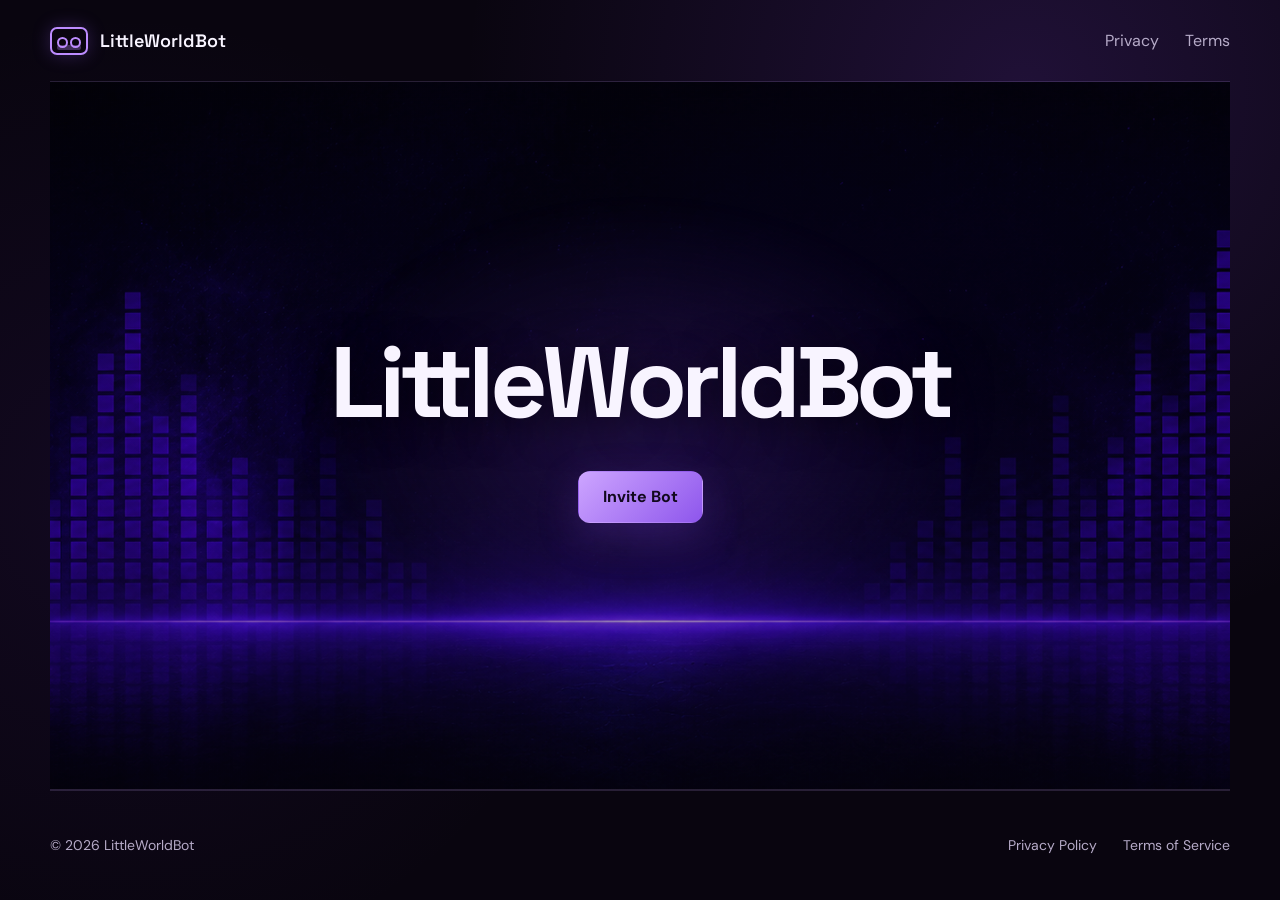
<file: docs/index.html>
<!doctype html>
<html lang="en">
<head>
  <meta charset="utf-8">
  <meta name="viewport" content="width=device-width, initial-scale=1">
  <meta name="description" content="LittleWorldBot is a lightweight Discord music bot for simple, reliable playback.">
  <meta name="theme-color" content="#0c0716">
  <title>LittleWorldBot — Discord Music Bot</title>
  <link rel="manifest" href="assets/site.webmanifest">
  <link rel="stylesheet" href="style.css">
</head>
<body class="home-page">
  <header class="site-header">
    <a class="brand" href="index.html" aria-label="LittleWorldBot home">
      <span class="brand-mark" aria-hidden="true"><i></i><i></i></span>
      <span>LittleWorldBot</span>
    </a>
    <nav aria-label="Main navigation">
      <a href="privacy.html">Privacy</a>
      <a href="terms.html">Terms</a>
    </nav>
  </header>

  <main>
    <section class="hero">
      <div class="hero-content">
        <h1>LittleWorldBot</h1>
        <a class="button button-primary" href="https://discord.com/oauth2/authorize?client_id=1421565971121967174" target="_blank" rel="noopener noreferrer">Invite Bot</a>
      </div>
    </section>
  </main>

  <footer>
    <p>© <span id="year"></span> LittleWorldBot</p>
    <div>
      <a href="privacy.html">Privacy Policy</a>
      <a href="terms.html">Terms of Service</a>
    </div>
  </footer>
  <script>document.getElementById("year").textContent = new Date().getFullYear();</script>
</body>
</html>
</file>
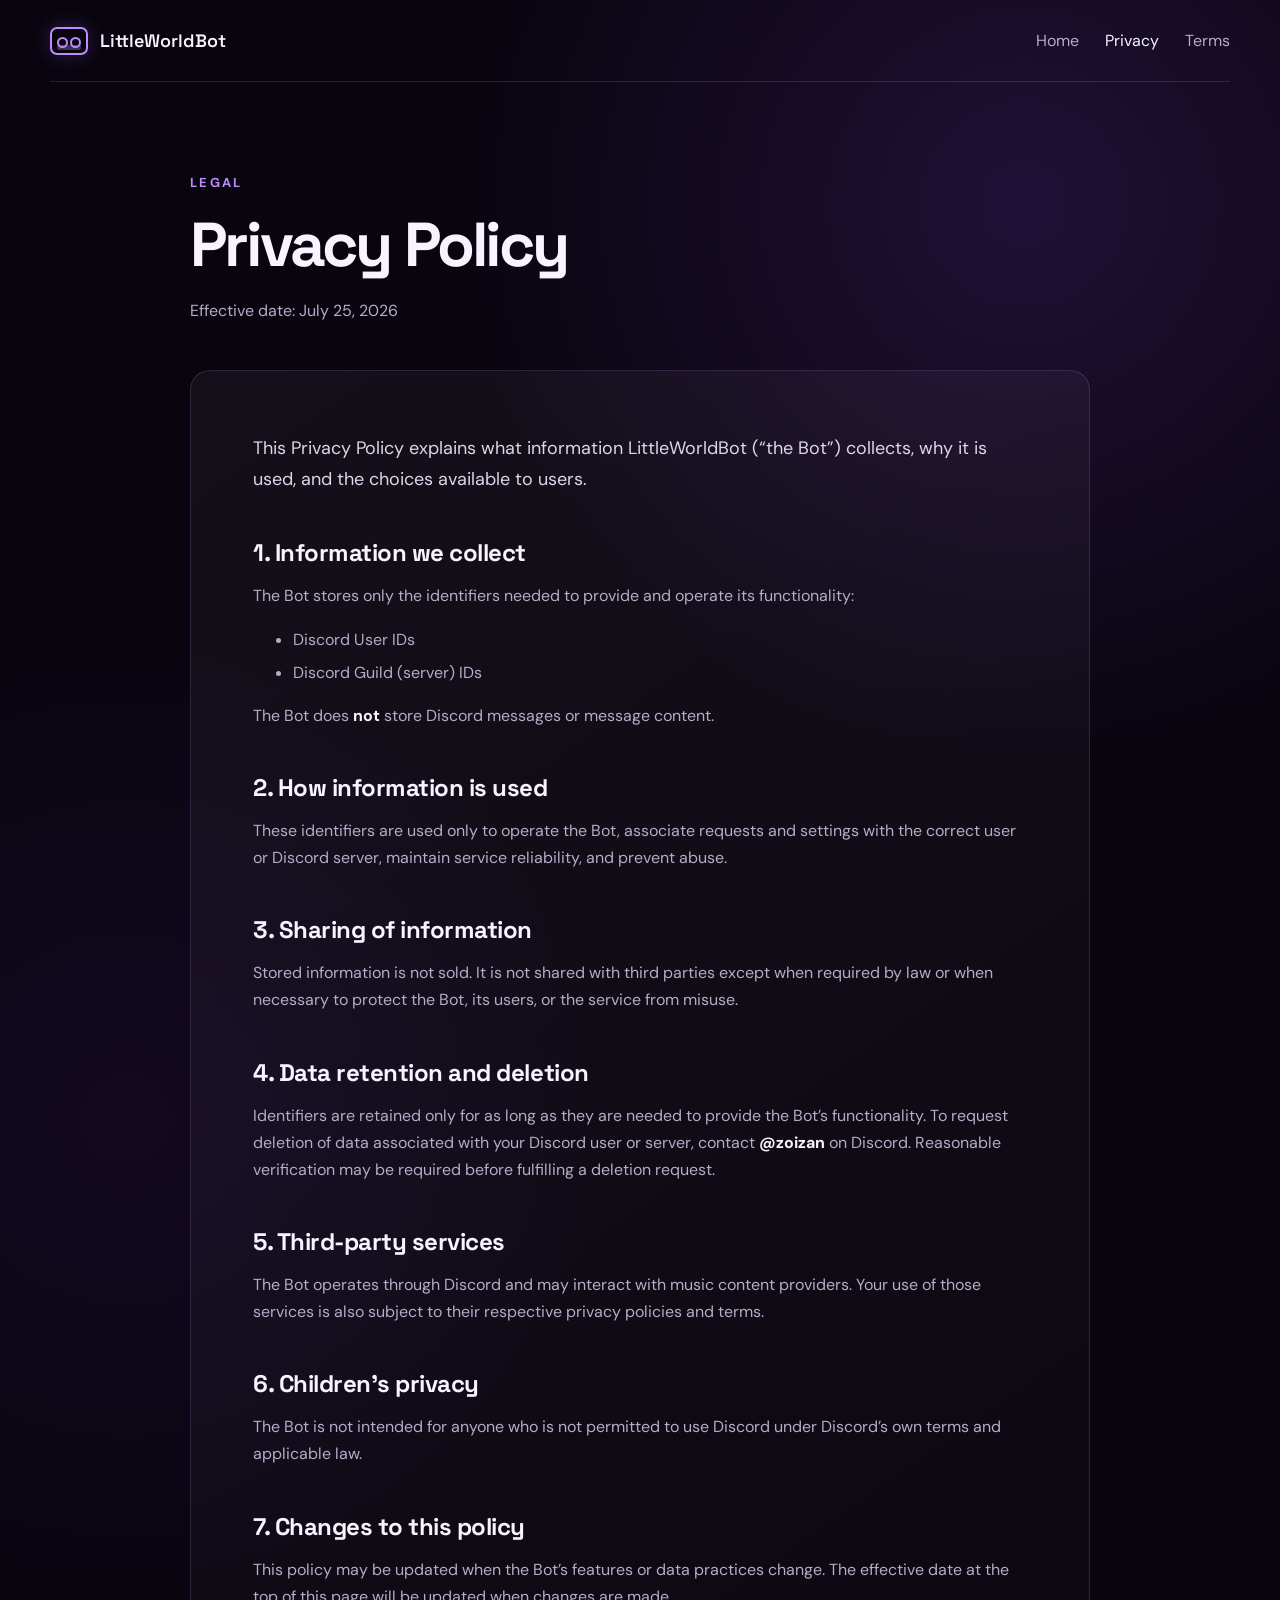
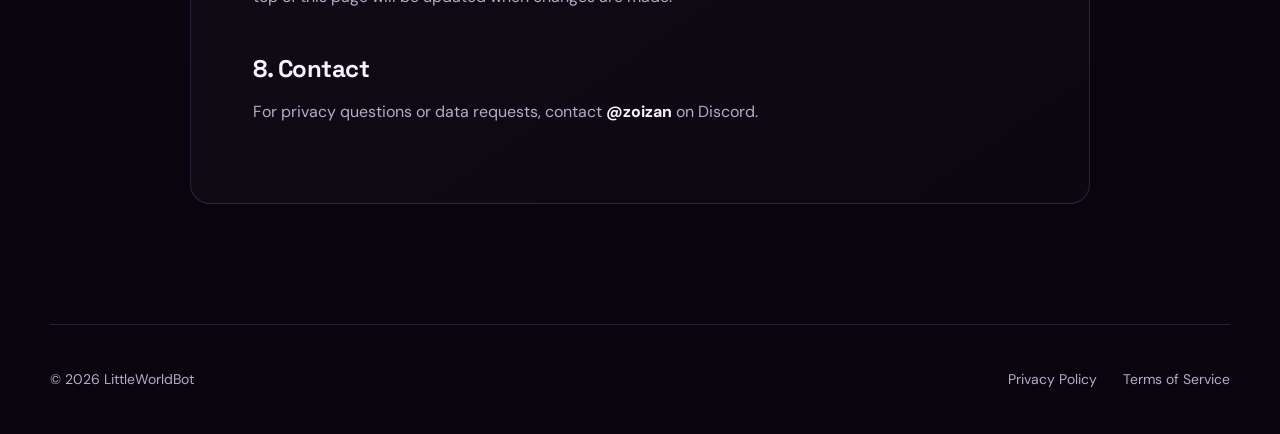
<file: docs/privacy.html>
<!doctype html>
<html lang="en">
<head>
  <meta charset="utf-8">
  <meta name="viewport" content="width=device-width, initial-scale=1">
  <meta name="description" content="Privacy Policy for LittleWorldBot.">
  <meta name="theme-color" content="#0c0716">
  <title>Privacy Policy — LittleWorldBot</title>
  <link rel="manifest" href="assets/site.webmanifest">
  <link rel="stylesheet" href="style.css">
</head>
<body>
  <header class="site-header">
    <a class="brand" href="index.html" aria-label="LittleWorldBot home">
      <span class="brand-mark" aria-hidden="true"><i></i><i></i></span>
      <span>LittleWorldBot</span>
    </a>
    <nav aria-label="Main navigation">
      <a href="index.html">Home</a>
      <a href="privacy.html" aria-current="page">Privacy</a>
      <a href="terms.html">Terms</a>
    </nav>
  </header>

  <main class="legal-page">
    <div class="legal-heading">
      <p class="eyebrow">Legal</p>
      <h1>Privacy Policy</h1>
      <p class="updated">Effective date: July 25, 2026</p>
    </div>

    <article class="legal-card">
      <p>This Privacy Policy explains what information LittleWorldBot (“the Bot”) collects, why it is used, and the choices available to users.</p>

      <h2>1. Information we collect</h2>
      <p>The Bot stores only the identifiers needed to provide and operate its functionality:</p>
      <ul>
        <li>Discord User IDs</li>
        <li>Discord Guild (server) IDs</li>
      </ul>
      <p>The Bot does <strong>not</strong> store Discord messages or message content.</p>

      <h2>2. How information is used</h2>
      <p>These identifiers are used only to operate the Bot, associate requests and settings with the correct user or Discord server, maintain service reliability, and prevent abuse.</p>

      <h2>3. Sharing of information</h2>
      <p>Stored information is not sold. It is not shared with third parties except when required by law or when necessary to protect the Bot, its users, or the service from misuse.</p>

      <h2>4. Data retention and deletion</h2>
      <p>Identifiers are retained only for as long as they are needed to provide the Bot’s functionality. To request deletion of data associated with your Discord user or server, contact <strong>@zoizan</strong> on Discord. Reasonable verification may be required before fulfilling a deletion request.</p>

      <h2>5. Third-party services</h2>
      <p>The Bot operates through Discord and may interact with music content providers. Your use of those services is also subject to their respective privacy policies and terms.</p>

      <h2>6. Children’s privacy</h2>
      <p>The Bot is not intended for anyone who is not permitted to use Discord under Discord’s own terms and applicable law.</p>

      <h2>7. Changes to this policy</h2>
      <p>This policy may be updated when the Bot’s features or data practices change. The effective date at the top of this page will be updated when changes are made.</p>

      <h2>8. Contact</h2>
      <p>For privacy questions or data requests, contact <strong>@zoizan</strong> on Discord.</p>
    </article>
  </main>

  <footer>
    <p>© <span id="year"></span> LittleWorldBot</p>
    <div>
      <a href="privacy.html">Privacy Policy</a>
      <a href="terms.html">Terms of Service</a>
    </div>
  </footer>
  <script>document.getElementById("year").textContent = new Date().getFullYear();</script>
</body>
</html>
</file>
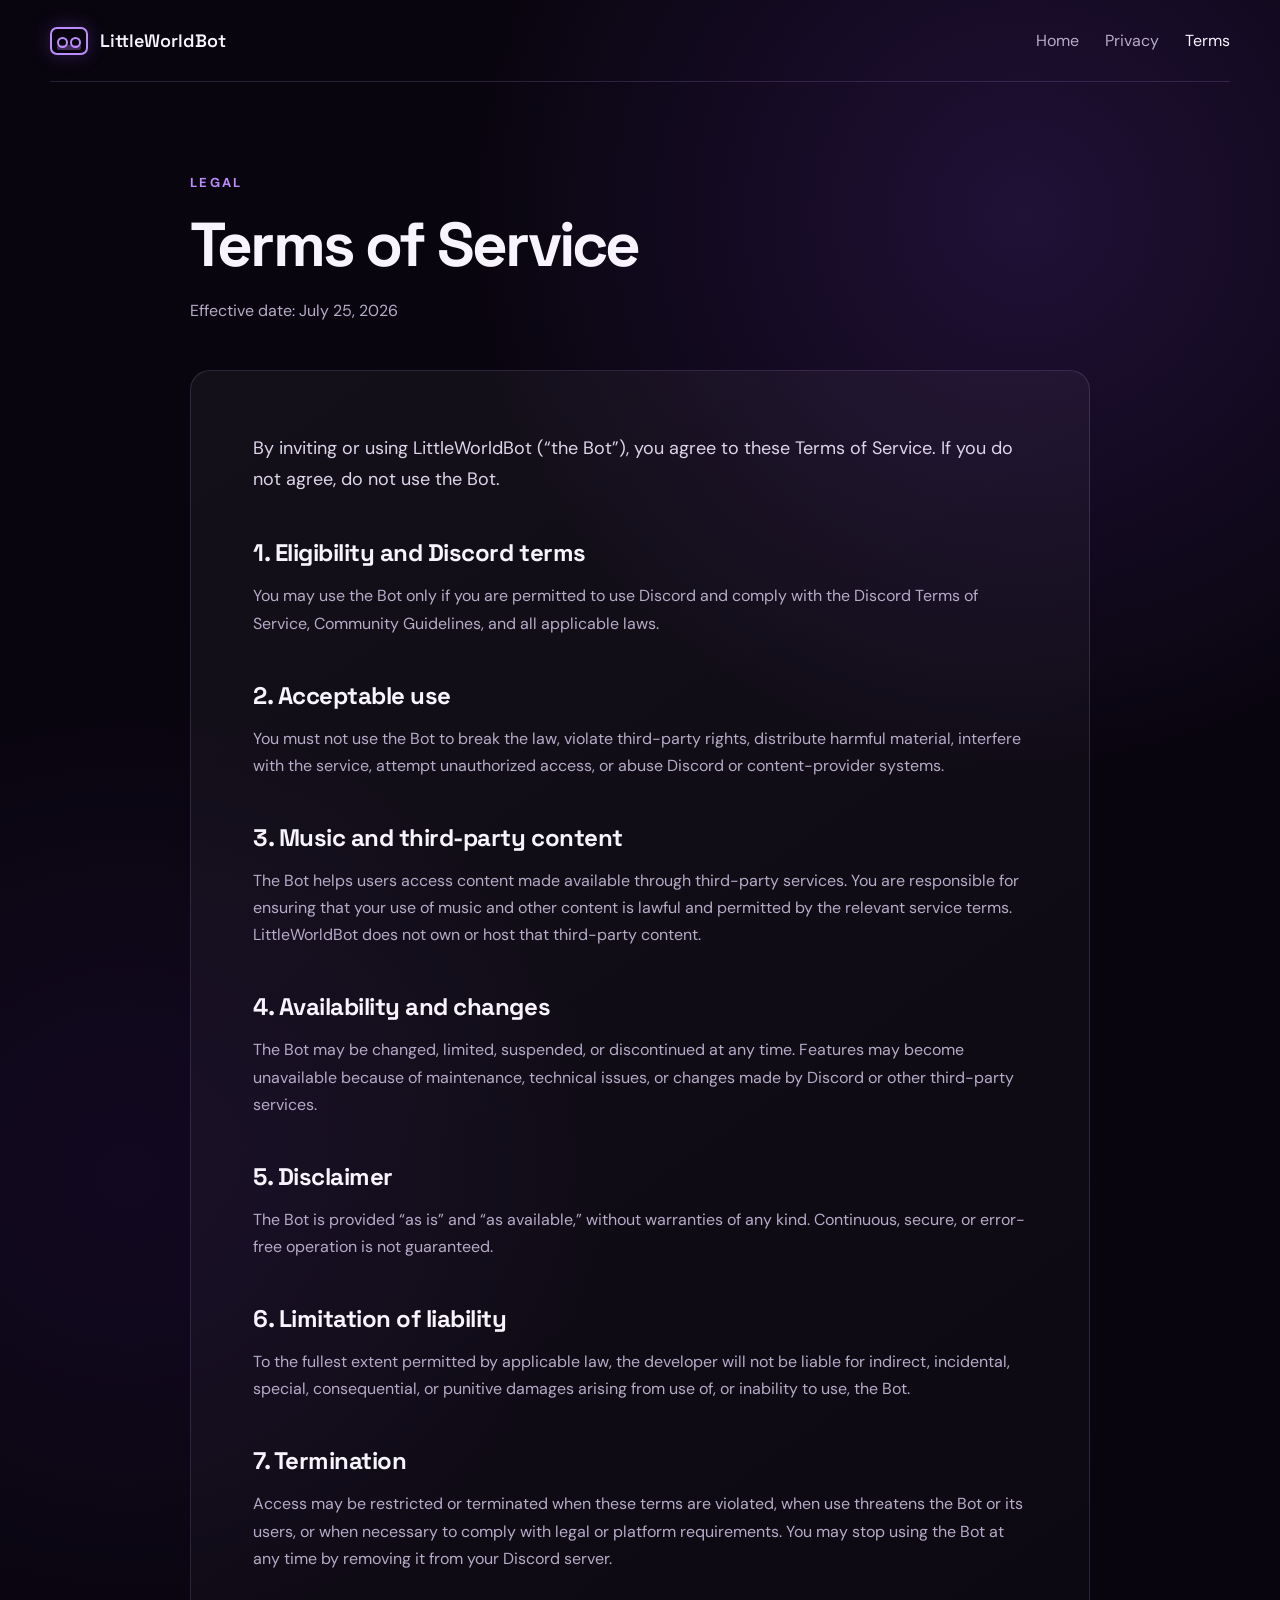
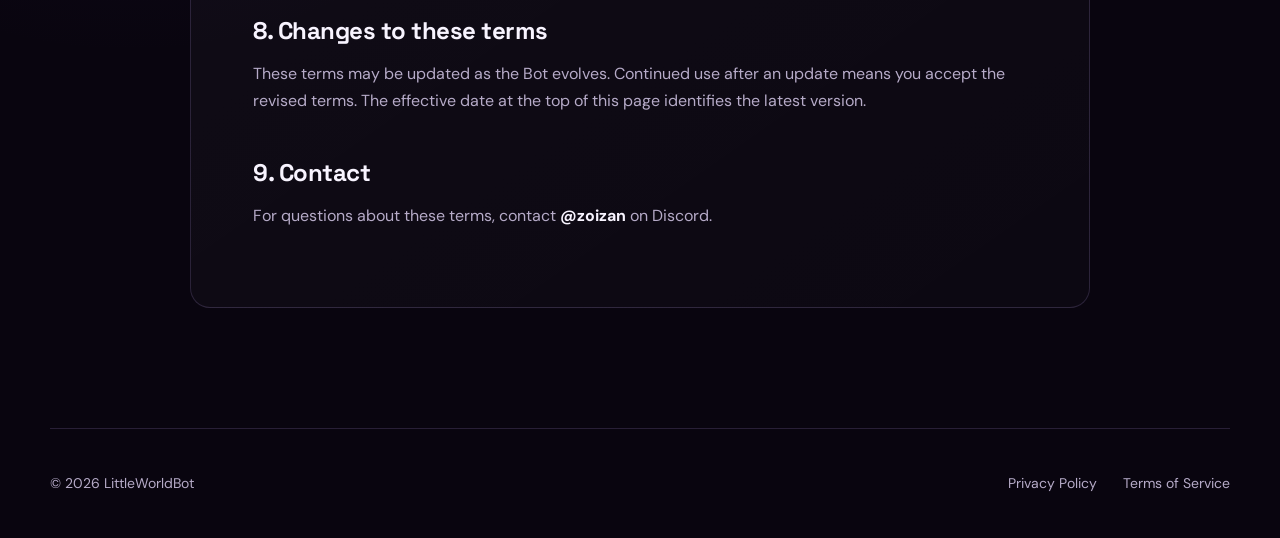
<file: docs/terms.html>
<!doctype html>
<html lang="en">
<head>
  <meta charset="utf-8">
  <meta name="viewport" content="width=device-width, initial-scale=1">
  <meta name="description" content="Terms of Service for LittleWorldBot.">
  <meta name="theme-color" content="#0c0716">
  <title>Terms of Service — LittleWorldBot</title>
  <link rel="manifest" href="assets/site.webmanifest">
  <link rel="stylesheet" href="style.css">
</head>
<body>
  <header class="site-header">
    <a class="brand" href="index.html" aria-label="LittleWorldBot home">
      <span class="brand-mark" aria-hidden="true"><i></i><i></i></span>
      <span>LittleWorldBot</span>
    </a>
    <nav aria-label="Main navigation">
      <a href="index.html">Home</a>
      <a href="privacy.html">Privacy</a>
      <a href="terms.html" aria-current="page">Terms</a>
    </nav>
  </header>

  <main class="legal-page">
    <div class="legal-heading">
      <p class="eyebrow">Legal</p>
      <h1>Terms of Service</h1>
      <p class="updated">Effective date: July 25, 2026</p>
    </div>

    <article class="legal-card">
      <p>By inviting or using LittleWorldBot (“the Bot”), you agree to these Terms of Service. If you do not agree, do not use the Bot.</p>

      <h2>1. Eligibility and Discord terms</h2>
      <p>You may use the Bot only if you are permitted to use Discord and comply with the Discord Terms of Service, Community Guidelines, and all applicable laws.</p>

      <h2>2. Acceptable use</h2>
      <p>You must not use the Bot to break the law, violate third-party rights, distribute harmful material, interfere with the service, attempt unauthorized access, or abuse Discord or content-provider systems.</p>

      <h2>3. Music and third-party content</h2>
      <p>The Bot helps users access content made available through third-party services. You are responsible for ensuring that your use of music and other content is lawful and permitted by the relevant service terms. LittleWorldBot does not own or host that third-party content.</p>

      <h2>4. Availability and changes</h2>
      <p>The Bot may be changed, limited, suspended, or discontinued at any time. Features may become unavailable because of maintenance, technical issues, or changes made by Discord or other third-party services.</p>

      <h2>5. Disclaimer</h2>
      <p>The Bot is provided “as is” and “as available,” without warranties of any kind. Continuous, secure, or error-free operation is not guaranteed.</p>

      <h2>6. Limitation of liability</h2>
      <p>To the fullest extent permitted by applicable law, the developer will not be liable for indirect, incidental, special, consequential, or punitive damages arising from use of, or inability to use, the Bot.</p>

      <h2>7. Termination</h2>
      <p>Access may be restricted or terminated when these terms are violated, when use threatens the Bot or its users, or when necessary to comply with legal or platform requirements. You may stop using the Bot at any time by removing it from your Discord server.</p>

      <h2>8. Changes to these terms</h2>
      <p>These terms may be updated as the Bot evolves. Continued use after an update means you accept the revised terms. The effective date at the top of this page identifies the latest version.</p>

      <h2>9. Contact</h2>
      <p>For questions about these terms, contact <strong>@zoizan</strong> on Discord.</p>
    </article>
  </main>

  <footer>
    <p>© <span id="year"></span> LittleWorldBot</p>
    <div>
      <a href="privacy.html">Privacy Policy</a>
      <a href="terms.html">Terms of Service</a>
    </div>
  </footer>
  <script>document.getElementById("year").textContent = new Date().getFullYear();</script>
</body>
</html>
</file>
<file: docs/style.css>
@import url("https://fonts.googleapis.com/css2?family=DM+Sans:wght@400;500;600;700&family=Space+Grotesk:wght@500;600;700&display=swap");

:root {
  color-scheme: dark;
  --bg: #09050f;
  --surface: #120a20;
  --surface-2: #19102a;
  --text: #f8f4ff;
  --muted: #b6abc8;
  --purple: #9a63ff;
  --purple-bright: #bd8cff;
  --line: rgba(201, 167, 255, 0.16);
  --max: 1180px;
}

* { box-sizing: border-box; }

html { scroll-behavior: smooth; }

body {
  margin: 0;
  min-width: 320px;
  color: var(--text);
  background:
    radial-gradient(circle at 80% 10%, rgba(123, 62, 213, 0.2), transparent 35rem),
    radial-gradient(circle at 10% 55%, rgba(82, 34, 153, 0.13), transparent 30rem),
    var(--bg);
  font: 400 16px/1.7 "DM Sans", sans-serif;
}

a { color: inherit; }

.site-header,
footer {
  width: min(calc(100% - 40px), var(--max));
  margin: 0 auto;
  display: flex;
  align-items: center;
  justify-content: space-between;
}

.site-header {
  min-height: 82px;
  border-bottom: 1px solid var(--line);
}

.brand {
  display: inline-flex;
  align-items: center;
  gap: 12px;
  text-decoration: none;
  font: 600 18px "Space Grotesk", sans-serif;
}

.brand-mark {
  position: relative;
  width: 38px;
  height: 28px;
  border: 2px solid var(--purple-bright);
  border-radius: 7px;
  box-shadow: 0 0 18px rgba(154, 99, 255, 0.25);
}

.brand-mark::before,
.brand-mark::after {
  content: "";
  position: absolute;
  top: 8px;
  width: 7px;
  height: 7px;
  border: 2px solid var(--purple-bright);
  border-radius: 50%;
}

.brand-mark::before { left: 5px; }
.brand-mark::after { right: 5px; }

.brand-mark i:first-child {
  position: absolute;
  left: 5px;
  right: 5px;
  bottom: 3px;
  height: 5px;
  border-radius: 2px;
  background: rgba(189, 140, 255, 0.3);
}

.site-header nav,
footer div {
  display: flex;
  gap: 26px;
}

.site-header nav a,
footer a {
  color: var(--muted);
  text-decoration: none;
  transition: color 160ms ease;
}

.site-header nav a:hover,
.site-header nav a:focus-visible,
.site-header nav a[aria-current="page"],
footer a:hover,
footer a:focus-visible { color: var(--text); }

.hero {
  position: relative;
  width: min(calc(100% - 40px), var(--max));
  min-height: calc(100vh - 192px);
  margin: 0 auto;
  display: grid;
  align-items: center;
  overflow: hidden;
  border-bottom: 1px solid var(--line);
  background:
    linear-gradient(0deg, rgba(9, 5, 15, 0.35), rgba(9, 5, 15, 0.25)),
    url("assets/equalizer-banner.png") center / cover no-repeat;
}

.hero::before {
  content: "";
  position: absolute;
  inset: 15% 20%;
  height: 70%;
  background: radial-gradient(ellipse, rgba(140, 73, 241, 0.18), transparent 68%);
  filter: blur(8px);
}

.hero-content {
  position: relative;
  z-index: 2;
  width: 100%;
  max-width: none;
  padding: 90px 20px 110px;
  text-align: center;
}

.eyebrow {
  margin: 0 0 18px;
  color: var(--purple-bright);
  font-size: 13px;
  font-weight: 700;
  letter-spacing: 0.18em;
  text-transform: uppercase;
}

h1, h2, h3 {
  margin-top: 0;
  font-family: "Space Grotesk", sans-serif;
  line-height: 1.08;
}

.hero h1 {
  margin-bottom: 34px;
  font-size: clamp(54px, 8vw, 100px);
  letter-spacing: -0.055em;
  text-shadow: 0 8px 40px rgba(0, 0, 0, 0.65);
}

.hero-copy {
  max-width: 630px;
  margin: 0 0 36px;
  color: var(--muted);
  font-size: 19px;
}

.actions {
  display: flex;
  flex-wrap: wrap;
  gap: 12px;
}

.button {
  display: inline-flex;
  align-items: center;
  justify-content: center;
  min-height: 52px;
  padding: 0 24px;
  border: 1px solid transparent;
  border-radius: 12px;
  font-weight: 700;
  text-decoration: none;
  transition: transform 160ms ease, border-color 160ms ease, background 160ms ease;
}

.button:hover { transform: translateY(-2px); }

.button:focus-visible {
  outline: 3px solid rgba(189, 140, 255, 0.38);
  outline-offset: 3px;
}

.button-primary {
  color: #12091e;
  background: linear-gradient(135deg, #cda5ff, #8e56ec);
  box-shadow: 0 14px 40px rgba(126, 70, 218, 0.25);
}

.button-secondary {
  border-color: var(--line);
  background: rgba(255, 255, 255, 0.04);
}

.button-secondary:hover {
  border-color: rgba(201, 167, 255, 0.35);
  background: rgba(255, 255, 255, 0.07);
}

.section {
  width: min(calc(100% - 40px), var(--max));
  margin: 0 auto;
  padding: 110px 0;
}

.section-heading {
  max-width: 640px;
  margin-bottom: 45px;
}

.section h2,
.cta h2,
.legal-heading h1 {
  margin-bottom: 0;
  font-size: clamp(38px, 5vw, 62px);
  letter-spacing: -0.045em;
}

.feature-grid {
  display: grid;
  grid-template-columns: repeat(3, 1fr);
  gap: 16px;
}

.feature-card {
  min-height: 260px;
  padding: 30px;
  border: 1px solid var(--line);
  border-radius: 18px;
  background: linear-gradient(145deg, rgba(255,255,255,0.055), rgba(255,255,255,0.018));
}

.feature-number {
  display: block;
  margin-bottom: 62px;
  color: var(--purple-bright);
  font: 600 13px "Space Grotesk", sans-serif;
}

.feature-card h3 {
  margin-bottom: 12px;
  font-size: 23px;
}

.feature-card p {
  margin: 0;
  color: var(--muted);
}

.cta {
  width: min(calc(100% - 40px), var(--max));
  margin: 0 auto 100px;
  padding: 60px;
  display: flex;
  align-items: center;
  justify-content: space-between;
  gap: 32px;
  border: 1px solid rgba(201, 167, 255, 0.22);
  border-radius: 24px;
  background:
    radial-gradient(circle at 85% 30%, rgba(157, 88, 255, 0.2), transparent 25rem),
    var(--surface);
}

.cta h2 { max-width: 700px; }
.cta .button { flex: 0 0 auto; }

.legal-page {
  width: min(calc(100% - 40px), 900px);
  margin: 0 auto;
  padding: 90px 0 120px;
}

.legal-heading { margin-bottom: 46px; }

.updated {
  margin-top: 18px;
  color: var(--muted);
}

.legal-card {
  padding: clamp(28px, 5vw, 62px);
  border: 1px solid var(--line);
  border-radius: 20px;
  background: linear-gradient(145deg, rgba(255,255,255,0.048), rgba(255,255,255,0.015));
}

.legal-card > p:first-child {
  margin-top: 0;
  color: #ded5eb;
  font-size: 18px;
}

.legal-card h2 {
  margin: 46px 0 14px;
  color: var(--text);
  font-size: 24px;
  letter-spacing: -0.02em;
}

.legal-card p,
.legal-card li { color: var(--muted); }
.legal-card strong { color: var(--text); }
.legal-card li + li { margin-top: 6px; }

footer {
  min-height: 110px;
  color: var(--muted);
  border-top: 1px solid var(--line);
  font-size: 14px;
}

@media (max-width: 760px) {
  .site-header {
    padding: 18px 0;
    align-items: flex-start;
    gap: 20px;
  }

  .site-header nav {
    gap: 14px;
    font-size: 14px;
  }

  .brand > span:last-child { display: none; }
  .hero { min-height: calc(100vh - 205px); }
  .hero-content { padding: 74px 0 100px; }
  .hero h1 { font-size: clamp(52px, 17vw, 78px); }
  .hero {
    background-position: 58% center;
    background-image:
      linear-gradient(0deg, rgba(9, 5, 15, 0.42), rgba(9, 5, 15, 0.28)),
      url("assets/equalizer-banner.png");
  }
  .feature-grid { grid-template-columns: 1fr; }
  .feature-card { min-height: auto; }
  .feature-number { margin-bottom: 38px; }
  .cta {
    padding: 36px 28px;
    align-items: flex-start;
    flex-direction: column;
  }
  footer {
    padding: 28px 0;
    align-items: flex-start;
    flex-direction: column;
    gap: 12px;
  }
  footer div { gap: 16px; }
}

@media (prefers-reduced-motion: reduce) {
  html { scroll-behavior: auto; }
  *, *::before, *::after { transition: none !important; }
}
</file>
